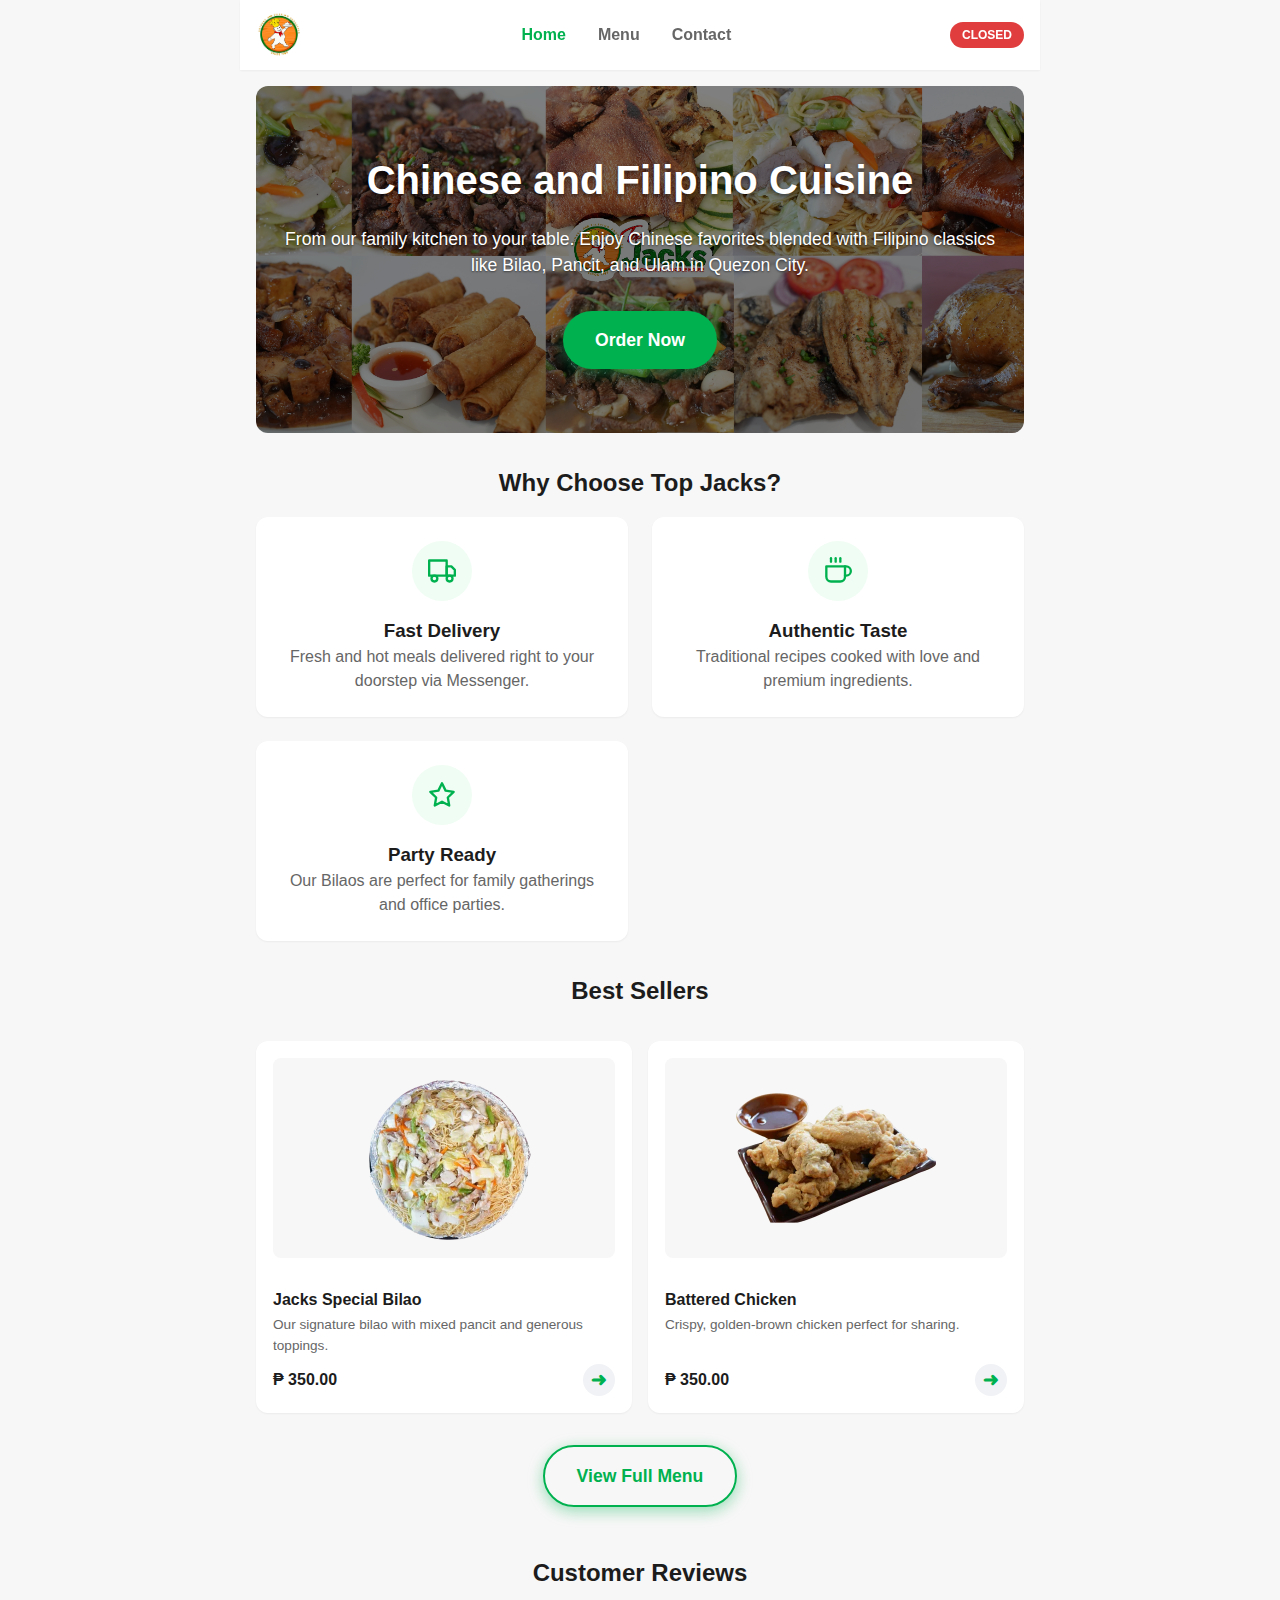
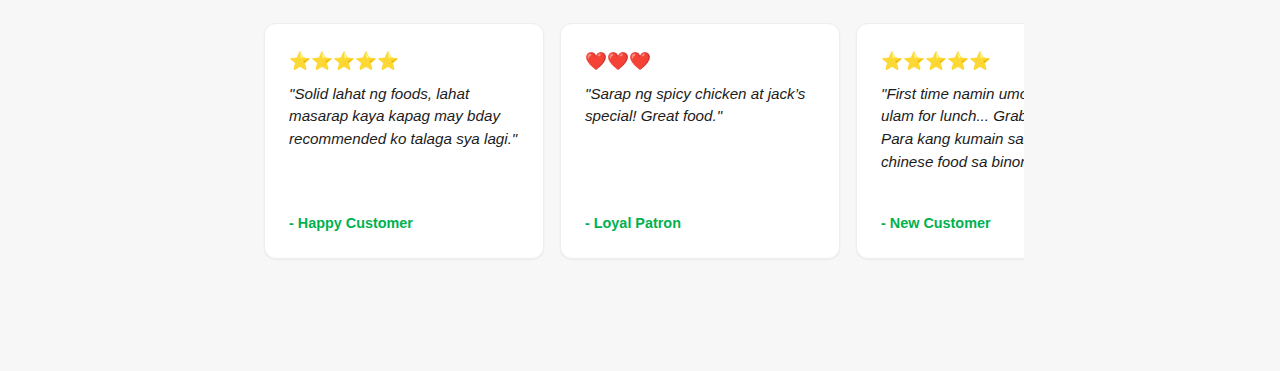
<file: index.html>
<!DOCTYPE html>
<html lang="en">
<head>
    <meta charset="UTF-8">
    <meta name="viewport" content="width=device-width, initial-scale=1.0, maximum-scale=1.0, user-scalable=no">
    <title>Top Jacks - Home</title>
    <link rel="icon" type="image/x-icon" href="favicon.ico">
    <link rel="stylesheet" href="style.css">
    <style>
        .home-hero {
            text-align: center;
            padding: 4rem 1rem;
            background: linear-gradient(rgba(0,0,0,0.5), rgba(0,0,0,0.5)), url('img/banner.webp');
            background-size: cover;
            background-position: center;
            color: white;
            border-radius: var(--radius);
            margin-bottom: 2rem;
        }
        .home-hero h1 {
            font-size: 2.5rem;
            margin-bottom: 1rem;
            text-shadow: 0 2px 4px rgba(0,0,0,0.5);
        }
        .home-hero p {
            font-size: 1.1rem;
            margin-bottom: 2rem;
            text-shadow: 0 1px 2px rgba(0,0,0,0.5);
        }
        .cta-btn {
            display: inline-block;
            background-color: var(--primary-green);
            color: white;
            padding: 1rem 2rem;
            border-radius: 50px;
            text-decoration: none;
            font-weight: 700;
            font-size: 1.1rem;
            box-shadow: 0 4px 15px rgba(0, 177, 79, 0.4);
            transition: transform 0.2s;
        }
        .cta-btn:hover {
            transform: scale(1.05);
        }
        .features-grid {
            display: grid;
            grid-template-columns: repeat(auto-fit, minmax(250px, 1fr));
            gap: 1.5rem;
            margin-bottom: 2rem;
        }
        .feature-card {
            background: white;
            padding: 1.5rem;
            border-radius: var(--radius);
            text-align: center;
            box-shadow: var(--shadow-sm);
        }
        .feature-icon {
            display: inline-flex;
            align-items: center;
            justify-content: center;
            width: 60px;
            height: 60px;
            background-color: #F0FDF4; /* Light Green Tint */
            border-radius: 50%;
            margin: 0 auto 1rem auto;
            color: var(--primary-green);
        }
        .feature-icon svg {
            width: 28px;
            height: 28px;
            stroke-width: 2px;
        }

        /* Reviews Slider Styles */
        .reviews-slider {
            display: flex;
            overflow-x: auto;
            gap: 1rem;
            padding: 1rem 0.5rem;
            -webkit-overflow-scrolling: touch;
            scrollbar-width: none; /* Firefox */
        }
        .reviews-slider::-webkit-scrollbar {
            display: none; /* Chrome/Safari */
        }
        .review-card {
            flex: 0 0 280px; /* Fixed width for slider cards */
            background: white;
            padding: 1.5rem;
            border-radius: var(--radius);
            box-shadow: var(--shadow-sm);
            border: 1px solid var(--border-color);
            display: flex;
            flex-direction: column;
            justify-content: center;
        }
        .stars {
            margin-bottom: 0.5rem;
            font-size: 1.1rem;
        }
        .review-text {
            font-style: italic;
            color: var(--text-color);
            font-size: 0.95rem;
            line-height: 1.5;
            margin-bottom: 1rem;
        }
        .reviewer {
            font-weight: 700;
            color: var(--primary-green);
            font-size: 0.9rem;
            margin-top: auto;
        }
    </style>
</head>
<body>

    <!-- Header -->
    <header class="main-header">
        <div class="logo">
            <img src="img/logo_noname.webp" alt="Top Jacks">
        </div>
        <button class="hamburger-btn" aria-label="Open Menu">
            <span></span>
            <span></span>
            <span></span>
        </button>
        <nav class="site-nav">
            <a href="index.html" class="nav-link active">Home</a>
            <a href="menu.html" class="nav-link">Menu</a>
            <a href="contact.html" class="nav-link">Contact</a>
        </nav>
        <div class="mobile-nav-overlay hidden">
            <button class="close-nav-btn">&times;</button>
            <nav class="mobile-nav-links">
                <a href="index.html" class="mobile-link active">Home</a>
                <a href="menu.html" class="mobile-link">Menu</a>
                <a href="contact.html" class="mobile-link">Contact</a>
            </nav>
        </div>
        <span id="store-status" class="badge">Checking...</span>
    </header>

    <main class="menu-container">
        <!-- Hero -->
        <section class="home-hero">
            <h1>Chinese and Filipino Cuisine</h1>
            <p>From our family kitchen to your table. Enjoy Chinese favorites blended with Filipino classics like Bilao, Pancit, and Ulam in Quezon City.</p>
            <a href="menu.html" class="cta-btn">Order Now</a>
        </section>

        <!-- Features -->
        <h2 style="margin-bottom: 1rem; text-align: center;">Why Choose Top Jacks?</h2>
        <div class="features-grid">
            <div class="feature-card">
                <span class="feature-icon">
                    <svg xmlns="http://www.w3.org/2000/svg" width="32" height="32" viewBox="0 0 24 24" fill="none" stroke="currentColor" stroke-width="2" stroke-linecap="round" stroke-linejoin="round" style="color: var(--primary-green);"><rect x="1" y="3" width="15" height="13"></rect><polygon points="16 8 20 8 23 11 23 16 16 16 16 8"></polygon><circle cx="5.5" cy="18.5" r="2.5"></circle><circle cx="18.5" cy="18.5" r="2.5"></circle></svg>
                </span>
                <h3>Fast Delivery</h3>
                <p style="color:var(--text-muted)">Fresh and hot meals delivered right to your doorstep via Messenger.</p>
            </div>
            <div class="feature-card">
                <span class="feature-icon">
                    <svg xmlns="http://www.w3.org/2000/svg" width="32" height="32" viewBox="0 0 24 24" fill="none" stroke="currentColor" stroke-width="2" stroke-linecap="round" stroke-linejoin="round" style="color: var(--primary-green);"><path d="M18 8h1a4 4 0 0 1 0 8h-1"></path><path d="M2 8h16v9a4 4 0 0 1-4 4H6a4 4 0 0 1-4-4V8z"></path><line x1="6" y1="1" x2="6" y2="4"></line><line x1="10" y1="1" x2="10" y2="4"></line><line x1="14" y1="1" x2="14" y2="4"></line></svg>
                </span>
                <h3>Authentic Taste</h3>
                <p style="color:var(--text-muted)">Traditional recipes cooked with love and premium ingredients.</p>
            </div>
            <div class="feature-card">
                <span class="feature-icon">
                    <svg xmlns="http://www.w3.org/2000/svg" width="32" height="32" viewBox="0 0 24 24" fill="none" stroke="currentColor" stroke-width="2" stroke-linecap="round" stroke-linejoin="round" style="color: var(--primary-green);"><polygon points="12 2 15.09 8.26 22 9.27 17 14.14 18.18 21.02 12 17.77 5.82 21.02 7 14.14 2 9.27 8.91 8.26 12 2"></polygon></svg>
                </span>
                <h3>Party Ready</h3>
                <p style="color:var(--text-muted)">Our Bilaos are perfect for family gatherings and office parties.</p>
            </div>
        </div>

        <!-- Featured Items Preview -->
        <h2 style="margin-bottom: 1rem; text-align: center;">Best Sellers</h2>
        <div class="menu-grid">
            <!-- Static Preview Items -->
            <div class="menu-item">
                <img src="img/menu/bilao/jacks-special-bilao.webp" alt="Jacks Special Bilao">
                <div class="item-content">
                    <div>
                        <h4 class="item-name">Jacks Special Bilao</h4>
                        <p class="item-desc">Our signature bilao with mixed pancit and generous toppings.</p>
                    </div>
                    <div class="item-footer">
                        <div class="item-price">₱ 350.00</div>
                        <a href="menu.html" class="add-btn" style="text-decoration:none;">➜</a>
                    </div>
                </div>
            </div>
            <div class="menu-item">
                <img src="img/menu/chicken/battered-chicken.webp" alt="Battered Chicken">
                <div class="item-content">
                    <div>
                        <h4 class="item-name">Battered Chicken</h4>
                        <p class="item-desc">Crispy, golden-brown chicken perfect for sharing.</p>
                    </div>
                    <div class="item-footer">
                        <div class="item-price">₱ 350.00</div>
                        <a href="menu.html" class="add-btn" style="text-decoration:none;">➜</a>
                    </div>
                </div>
            </div>
        </div>
        
        <div style="text-align: center; margin-top: 2rem;">
            <a href="menu.html" class="cta-btn" style="background-color: transparent; color: var(--primary-green); border: 2px solid var(--primary-green);">View Full Menu</a>
        </div>

        <!-- Reviews Section -->
        <h2 style="margin-top: 3rem; margin-bottom: 1rem; text-align: center;">Customer Reviews</h2>
        <div class="reviews-slider">
            <div class="review-card">
                <div class="stars">⭐⭐⭐⭐⭐</div>
                <p class="review-text">"Solid lahat ng foods, lahat masarap kaya kapag may bday recommended ko talaga sya lagi."</p>
                <div class="reviewer">- Happy Customer</div>
            </div>
            <div class="review-card">
                <div class="stars">❤️❤️❤️</div>
                <p class="review-text">"Sarap ng spicy chicken at jack’s special! Great food."</p>
                <div class="reviewer">- Loyal Patron</div>
            </div>
            <div class="review-card">
                <div class="stars">⭐⭐⭐⭐⭐</div>
                <p class="review-text">"First time namin umorder nang ulam for lunch... Grabe ansarap!! Para kang kumain sa aunthentic chinese food sa binondo."</p>
                <div class="reviewer">- New Customer</div>
            </div>
            <div class="review-card">
                <div class="stars">😍</div>
                <p class="review-text">"Basta Top Jacks masarap kaya order na..."</p>
                <div class="reviewer">- Fan</div>
            </div>
            <div class="review-card">
                <div class="stars">🌶️🌶️🌶️</div>
                <p class="review-text">"Tikman ang kanilang Spicy Chicken, traydor ang anghang nito!! Mapaparami ang kain mo, di mo namamalayang UMUUSOK ka na!!!"</p>
                <div class="reviewer">- Spicy Lover</div>
            </div>
            <div class="review-card">
                <div class="stars">⭐⭐⭐⭐⭐</div>
                <p class="review-text">"The best chicken ever! Pwedeng araw arawin!!! Hindi mo siya pwedeng itapat sa manok ng iba."</p>
                <div class="reviewer">- Chicken Fanatic</div>
            </div>
        </div>

    </main>

    <!-- Floating Cart Pill (Grab style) -->
    <div id="cart-btn" class="cart-floating-btn hidden">
        <div class="cart-info">
            <span>🛒</span>
            <span id="cart-count">0 items</span>
        </div>
        <div class="cart-total-preview" id="cart-total-preview">₱ 0.00</div>
    </div>

    <!-- Cart Modal -->
    <div id="cart-modal" class="modal hidden">
        <div class="modal-content">
            <div class="modal-header">
                <h2>Your Order</h2>
                <button id="close-modal" class="close-btn">&times;</button>
            </div>
            <div id="cart-items" class="cart-items-list">
                <!-- Cart items -->
            </div>

            <!-- Customer Details Inputs -->
            <div class="customer-details">
                <div class="input-group">
                    <label for="customer-name">Name</label>
                    <input type="text" id="customer-name" placeholder="Enter your name" class="form-input">
                </div>
                <div class="input-group">
                    <label for="customer-contact">Cellphone #</label>
                    <input type="tel" id="customer-contact" placeholder="Enter your contact number" class="form-input">
                </div>
                <div class="input-group">
                    <label for="customer-datetime">Date & Time of PickUp/Delivery</label>
                    <input type="datetime-local" id="customer-datetime" class="form-input">
                </div>
                
                <!-- Order Type Selection -->
                <div class="input-group">
                    <label>Order Type</label>
                    <div class="option-grid" style="display: grid; grid-template-columns: repeat(3, 1fr); gap: 0.5rem; margin-top: 0.5rem;">
                        <label class="option-card" style="cursor: pointer;">
                            <input type="radio" name="order-type" value="pickup" style="display: none;">
                            <div class="option-content" style="border: 2px solid #E5E7EB; border-radius: 8px; padding: 0.75rem; text-align: center; transition: all 0.2s;">
                                <img src="img/delivery/pickup-icon.svg" alt="Pick-up" style="height: 30px; margin-bottom: 0.25rem;">
                                <div style="font-size: 0.85rem; font-weight: 500;">Pick-up</div>
                            </div>
                        </label>
                        <label class="option-card" style="cursor: pointer;">
                            <input type="radio" name="order-type" value="grab" style="display: none;">
                            <div class="option-content" style="border: 2px solid #E5E7EB; border-radius: 8px; padding: 0.75rem; text-align: center; transition: all 0.2s;">
                                <img src="img/delivery/grab-logo.svg" alt="Grab" style="height: 30px; margin-bottom: 0.25rem;">
                                <div style="font-size: 0.85rem; font-weight: 500;">Grab</div>
                            </div>
                        </label>
                        <label class="option-card" style="cursor: pointer;">
                            <input type="radio" name="order-type" value="lalamove" style="display: none;">
                            <div class="option-content" style="border: 2px solid #E5E7EB; border-radius: 8px; padding: 0.75rem; text-align: center; transition: all 0.2s;">
                                <img src="img/delivery/lalamove-logo.svg" alt="Lalamove" style="height: 30px; margin-bottom: 0.25rem;">
                                <div style="font-size: 0.85rem; font-weight: 500;">Lalamove</div>
                            </div>
                        </label>
                    </div>
                </div>
                
                <div class="input-group" id="address-group">
                    <label for="customer-address">Delivery Address/Landmark/Pin Location</label>
                    <textarea id="customer-address" placeholder="Enter delivery address, landmark, or pin location" class="form-input" rows="2"></textarea>
                </div>
                
                <!-- Payment Method Selection -->
                <div class="input-group" id="payment-method-group">
                    <label>Payment Method</label>
                    <div class="option-grid" id="payment-options" style="display: grid; grid-template-columns: repeat(2, 1fr); gap: 0.5rem; margin-top: 0.5rem;">
                        <label class="option-card payment-cash" style="cursor: pointer; display: none;">
                            <input type="radio" name="payment-method" value="cash" style="display: none;">
                            <div class="option-content" style="border: 2px solid #E5E7EB; border-radius: 8px; padding: 0.75rem; text-align: center; transition: all 0.2s;">
                                <div style="font-size: 1.5rem; margin-bottom: 0.25rem;">💵</div>
                                <div style="font-size: 0.85rem; font-weight: 500;">Cash</div>
                            </div>
                        </label>
                        <label class="option-card payment-gcash" style="cursor: pointer;">
                            <input type="radio" name="payment-method" value="gcash" style="display: none;">
                            <div class="option-content" style="border: 2px solid #E5E7EB; border-radius: 8px; padding: 0.75rem; text-align: center; transition: all 0.2s;">
                                <img src="img/payment/gcash-logo.svg" alt="GCash" style="height: 30px; margin-bottom: 0.25rem;">
                                <div style="font-size: 0.85rem; font-weight: 500;">GCash</div>
                            </div>
                        </label>
                        <label class="option-card payment-bank" style="cursor: pointer;">
                            <input type="radio" name="payment-method" value="bank" style="display: none;">
                            <div class="option-content" style="border: 2px solid #E5E7EB; border-radius: 8px; padding: 0.75rem; text-align: center; transition: all 0.2s;">
                                <img src="img/payment/bank-transfer.svg" alt="Bank Transfer" style="height: 30px; margin-bottom: 0.25rem;">
                                <div style="font-size: 0.85rem; font-weight: 500;">Bank Transfer</div>
                            </div>
                        </label>
                    </div>
                </div>
            </div>

            <div class="cart-footer">
                <div class="total-row">
                    <span>Total</span>
                    <span id="cart-total">₱ 0.00</span>
                </div>
                <button id="place-order-btn" class="btn-primary full-width messenger-btn">Order via Messenger</button>
                <p class="helper-text">This will open Facebook Messenger to send your order.</p>
            </div>
        </div>
    </div>

    <div id="toast" class="toast">Item added to cart</div>
    <script src="script.js"></script>
</body>
</html>
</file>
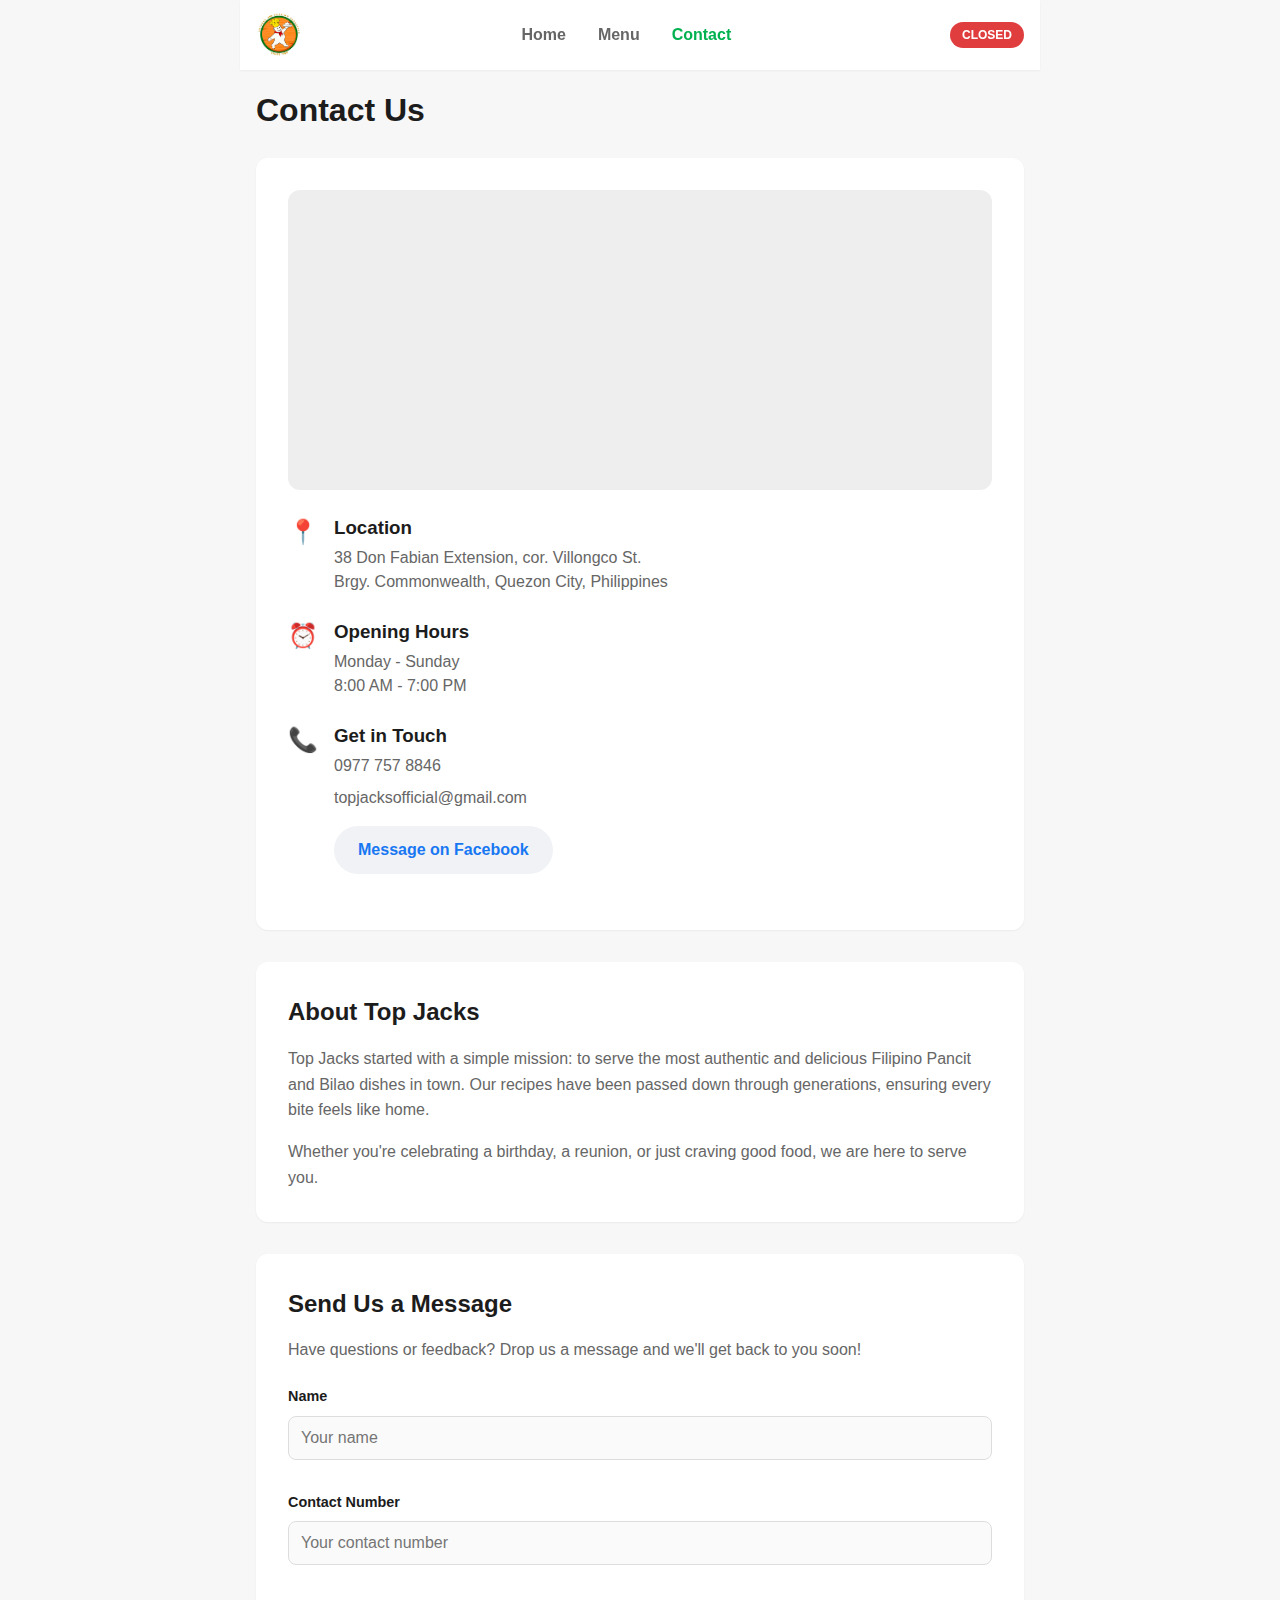
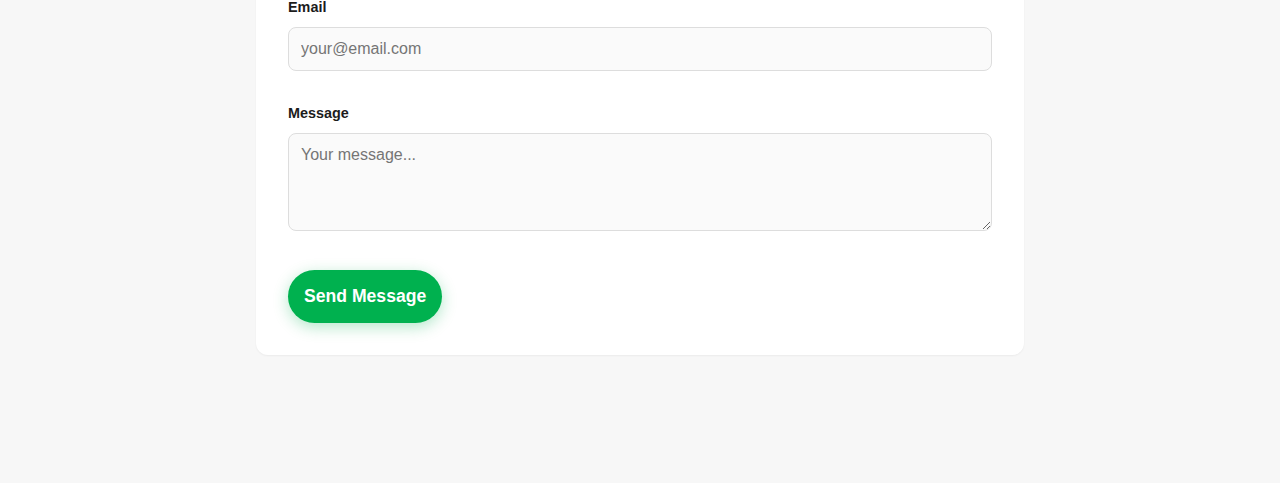
<file: contact.html>
<!DOCTYPE html>
<html lang="en">
<head>
    <meta charset="UTF-8">
    <meta name="viewport" content="width=device-width, initial-scale=1.0, maximum-scale=1.0, user-scalable=no">
    <title>Top Jacks - Contact Us</title>
    <link rel="icon" type="image/x-icon" href="favicon.ico">
    <link rel="stylesheet" href="style.css">
    <style>
        .contact-card {
            background: white;
            border-radius: var(--radius);
            padding: 2rem;
            margin-bottom: 2rem;
            box-shadow: var(--shadow-sm);
        }
        .map-container {
            width: 100%;
            height: 300px;
            background-color: #eee;
            border-radius: var(--radius);
            margin-bottom: 1.5rem;
            display: flex;
            align-items: center;
            justify-content: center;
            color: var(--text-muted);
        }
        .info-row {
            display: flex;
            align-items: flex-start;
            gap: 1rem;
            margin-bottom: 1.5rem;
        }
        .info-icon {
            font-size: 1.5rem;
            color: var(--primary-green);
        }
        .social-links {
            display: flex;
            gap: 1rem;
            margin-top: 1rem;
        }
        .social-btn {
            background: #F0F2F5;
            padding: 0.75rem 1.5rem;
            border-radius: 50px;
            text-decoration: none;
            color: var(--text-color);
            font-weight: 600;
            display: flex;
            align-items: center;
            gap: 0.5rem;
        }
        .social-btn.fb {
            color: #1877F2;
        }
    </style>
</head>
<body>

    <!-- Header -->
    <header class="main-header">
        <div class="logo">
            <img src="img/logo_noname.webp" alt="Top Jacks">
        </div>
        <button class="hamburger-btn" aria-label="Open Menu">
            <span></span>
            <span></span>
            <span></span>
        </button>
        <nav class="site-nav">
            <a href="index.html" class="nav-link">Home</a>
            <a href="menu.html" class="nav-link">Menu</a>
            <a href="contact.html" class="nav-link active">Contact</a>
        </nav>
        <div class="mobile-nav-overlay hidden">
            <button class="close-nav-btn">&times;</button>
            <nav class="mobile-nav-links">
                <a href="index.html" class="mobile-link">Home</a>
                <a href="menu.html" class="mobile-link">Menu</a>
                <a href="contact.html" class="mobile-link active">Contact</a>
            </nav>
        </div>
        <span id="store-status" class="badge">Checking...</span>
    </header>

    <main class="menu-container">
        <h1 style="margin-bottom: 1.5rem;">Contact Us</h1>

        <div class="contact-card">
            <!-- Placeholder Map -->
            <div class="map-container" style="margin-bottom: 1.5rem;">
                <iframe 
                    src="https://www.google.com/maps/embed?pb=!1m18!1m12!1m3!1d3859.2695428089446!2d121.07914647669226!3d14.69734324918822!2m3!1f0!2f0!3f0!3m2!1i1024!2i768!4f13.1!3m3!1m2!1s0x3397ba0cf5ade1fd%3A0x73ce8ea4012b92bf!2sTop%20Jacks%20Spicy%20Chicken%20%26%20Noodle%20House!5e0!3m2!1sen!2sph!4v1768152179202!5m2!1sen!2sph" 
                    width="100%" 
                    height="320" 
                    style="border:0; border-radius: 12px;" 
                    allowfullscreen="" 
                    loading="lazy" 
                    referrerpolicy="no-referrer-when-downgrade"
                    title="Top Jacks Google Map Location"
                ></iframe>
            </div>

            <div class="info-row">
                <span class="info-icon">📍</span>
                <div>
                    <h3 style="margin-bottom:0.25rem">Location</h3>
                    <p style="color:var(--text-muted)">
                        38 Don Fabian Extension, cor. Villongco St.<br>
                        Brgy. Commonwealth, Quezon City, Philippines
                    </p>
                </div>
            </div>

            <div class="info-row">
                <span class="info-icon">⏰</span>
                <div>
                    <h3 style="margin-bottom:0.25rem">Opening Hours</h3>
                    <p style="color:var(--text-muted)">
                        Monday - Sunday<br>
                        8:00 AM - 7:00 PM
                    </p>
                </div>
            </div>

            <div class="info-row">
                <span class="info-icon">📞</span>
                <div>
                    <h3 style="margin-bottom:0.25rem">Get in Touch</h3>
                    <p style="color:var(--text-muted)">0977 757 8846</p>
                    <p style="color:var(--text-muted); margin-top: 0.5rem;">topjacksofficial@gmail.com</p>
                    <div class="social-links">
                        <a href="https://www.facebook.com/messages/t/topjacksofficial" target="_blank" class="social-btn fb">
                            Message on Facebook
                        </a>
                    </div>
                </div>
            </div>
        </div>

        <div class="contact-card">
            <h2 style="margin-bottom:1rem">About Top Jacks</h2>
            <p style="color:var(--text-muted); line-height: 1.6; margin-bottom: 1rem;">
                Top Jacks started with a simple mission: to serve the most authentic and delicious Filipino Pancit and Bilao dishes in town. 
                Our recipes have been passed down through generations, ensuring every bite feels like home.
            </p>
            <p style="color:var(--text-muted); line-height: 1.6;">
                Whether you're celebrating a birthday, a reunion, or just craving good food, we are here to serve you.
            </p>
        </div>

        <div class="contact-card">
            <h2 style="margin-bottom:1rem">Send Us a Message</h2>
            <p style="color:var(--text-muted); margin-bottom: 1.5rem;">Have questions or feedback? Drop us a message and we'll get back to you soon!</p>
            
            <form id="contact-form" style="display: flex; flex-direction: column; gap: 1rem;">
                <div class="input-group">
                    <label for="contact-form-name">Name</label>
                    <input type="text" id="contact-form-name" placeholder="Your name" class="form-input" required>
                </div>
                <div class="input-group">
                    <label for="contact-form-contact">Contact Number</label>
                    <input type="tel" id="contact-form-contact" placeholder="Your contact number" class="form-input" required>
                </div>
                <div class="input-group">
                    <label for="contact-form-email">Email</label>
                    <input type="email" id="contact-form-email" placeholder="your@email.com" class="form-input" required>
                </div>
                <div class="input-group">
                    <label for="contact-form-message">Message</label>
                    <textarea id="contact-form-message" placeholder="Your message..." class="form-input" rows="4" required></textarea>
                </div>
                <button type="submit" class="btn-primary" style="align-self: flex-start;">Send Message</button>
            </form>
            
            <div id="contact-form-status" style="margin-top: 1rem; padding: 1rem; border-radius: 8px; display: none;"></div>
        </div>

    </main>

    <!-- Floating Cart Pill (Grab style) -->
    <div id="cart-btn" class="cart-floating-btn hidden">
        <div class="cart-info">
            <span>🛒</span>
            <span id="cart-count">0 items</span>
        </div>
        <div class="cart-total-preview" id="cart-total-preview">₱ 0.00</div>
    </div>

    <!-- Cart Modal -->
    <div id="cart-modal" class="modal hidden">
        <div class="modal-content">
            <div class="modal-header">
                <h2>Your Order</h2>
                <button id="close-modal" class="close-btn">&times;</button>
            </div>
            <div id="cart-items" class="cart-items-list">
                <!-- Cart items -->
            </div>

            <!-- Customer Details Inputs -->
            <div class="customer-details">
                <div class="input-group">
                    <label for="customer-name">Name</label>
                    <input type="text" id="customer-name" placeholder="Enter your name" class="form-input">
                </div>
                <div class="input-group">
                    <label for="customer-contact">Cellphone #</label>
                    <input type="tel" id="customer-contact" placeholder="Enter your contact number" class="form-input">
                </div>
                <div class="input-group">
                    <label for="customer-datetime">Date & Time of PickUp/Delivery</label>
                    <input type="datetime-local" id="customer-datetime" class="form-input">
                </div>
                
                <!-- Order Type Selection -->
                <div class="input-group">
                    <label>Order Type</label>
                    <div class="option-grid" style="display: grid; grid-template-columns: repeat(3, 1fr); gap: 0.5rem; margin-top: 0.5rem;">
                        <label class="option-card" style="cursor: pointer;">
                            <input type="radio" name="order-type" value="pickup" style="display: none;">
                            <div class="option-content" style="border: 2px solid #E5E7EB; border-radius: 8px; padding: 0.75rem; text-align: center; transition: all 0.2s;">
                                <img src="img/delivery/pickup-icon.svg" alt="Pick-up" style="height: 30px; margin-bottom: 0.25rem;">
                                <div style="font-size: 0.85rem; font-weight: 500;">Pick-up</div>
                            </div>
                        </label>
                        <label class="option-card" style="cursor: pointer;">
                            <input type="radio" name="order-type" value="grab" style="display: none;">
                            <div class="option-content" style="border: 2px solid #E5E7EB; border-radius: 8px; padding: 0.75rem; text-align: center; transition: all 0.2s;">
                                <img src="img/delivery/grab-logo.svg" alt="Grab" style="height: 30px; margin-bottom: 0.25rem;">
                                <div style="font-size: 0.85rem; font-weight: 500;">Grab</div>
                            </div>
                        </label>
                        <label class="option-card" style="cursor: pointer;">
                            <input type="radio" name="order-type" value="lalamove" style="display: none;">
                            <div class="option-content" style="border: 2px solid #E5E7EB; border-radius: 8px; padding: 0.75rem; text-align: center; transition: all 0.2s;">
                                <img src="img/delivery/lalamove-logo.svg" alt="Lalamove" style="height: 30px; margin-bottom: 0.25rem;">
                                <div style="font-size: 0.85rem; font-weight: 500;">Lalamove</div>
                            </div>
                        </label>
                    </div>
                </div>
                
                <div class="input-group" id="address-group">
                    <label for="customer-address">Delivery Address/Landmark/Pin Location</label>
                    <textarea id="customer-address" placeholder="Enter delivery address, landmark, or pin location" class="form-input" rows="2"></textarea>
                </div>
                
                <!-- Payment Method Selection -->
                <div class="input-group" id="payment-method-group">
                    <label>Payment Method</label>
                    <div class="option-grid" id="payment-options" style="display: grid; grid-template-columns: repeat(2, 1fr); gap: 0.5rem; margin-top: 0.5rem;">
                        <label class="option-card payment-cash" style="cursor: pointer; display: none;">
                            <input type="radio" name="payment-method" value="cash" style="display: none;">
                            <div class="option-content" style="border: 2px solid #E5E7EB; border-radius: 8px; padding: 0.75rem; text-align: center; transition: all 0.2s;">
                                <div style="font-size: 1.5rem; margin-bottom: 0.25rem;">💵</div>
                                <div style="font-size: 0.85rem; font-weight: 500;">Cash</div>
                            </div>
                        </label>
                        <label class="option-card payment-gcash" style="cursor: pointer;">
                            <input type="radio" name="payment-method" value="gcash" style="display: none;">
                            <div class="option-content" style="border: 2px solid #E5E7EB; border-radius: 8px; padding: 0.75rem; text-align: center; transition: all 0.2s;">
                                <img src="img/payment/gcash-logo.svg" alt="GCash" style="height: 30px; margin-bottom: 0.25rem;">
                                <div style="font-size: 0.85rem; font-weight: 500;">GCash</div>
                            </div>
                        </label>
                        <label class="option-card payment-bank" style="cursor: pointer;">
                            <input type="radio" name="payment-method" value="bank" style="display: none;">
                            <div class="option-content" style="border: 2px solid #E5E7EB; border-radius: 8px; padding: 0.75rem; text-align: center; transition: all 0.2s;">
                                <img src="img/payment/bank-transfer.svg" alt="Bank Transfer" style="height: 30px; margin-bottom: 0.25rem;">
                                <div style="font-size: 0.85rem; font-weight: 500;">Bank Transfer</div>
                            </div>
                        </label>
                    </div>
                </div>
            </div>

            <div class="cart-footer">
                <div class="total-row">
                    <span>Total</span>
                    <span id="cart-total">₱ 0.00</span>
                </div>
                <button id="place-order-btn" class="btn-primary full-width messenger-btn">Order via Messenger</button>
                <p class="helper-text">This will open Facebook Messenger to send your order.</p>
            </div>
        </div>
    </div>

    <div id="toast" class="toast">Item added to cart</div>
    <script src="script.js"></script>
</body>
</html>
</file>
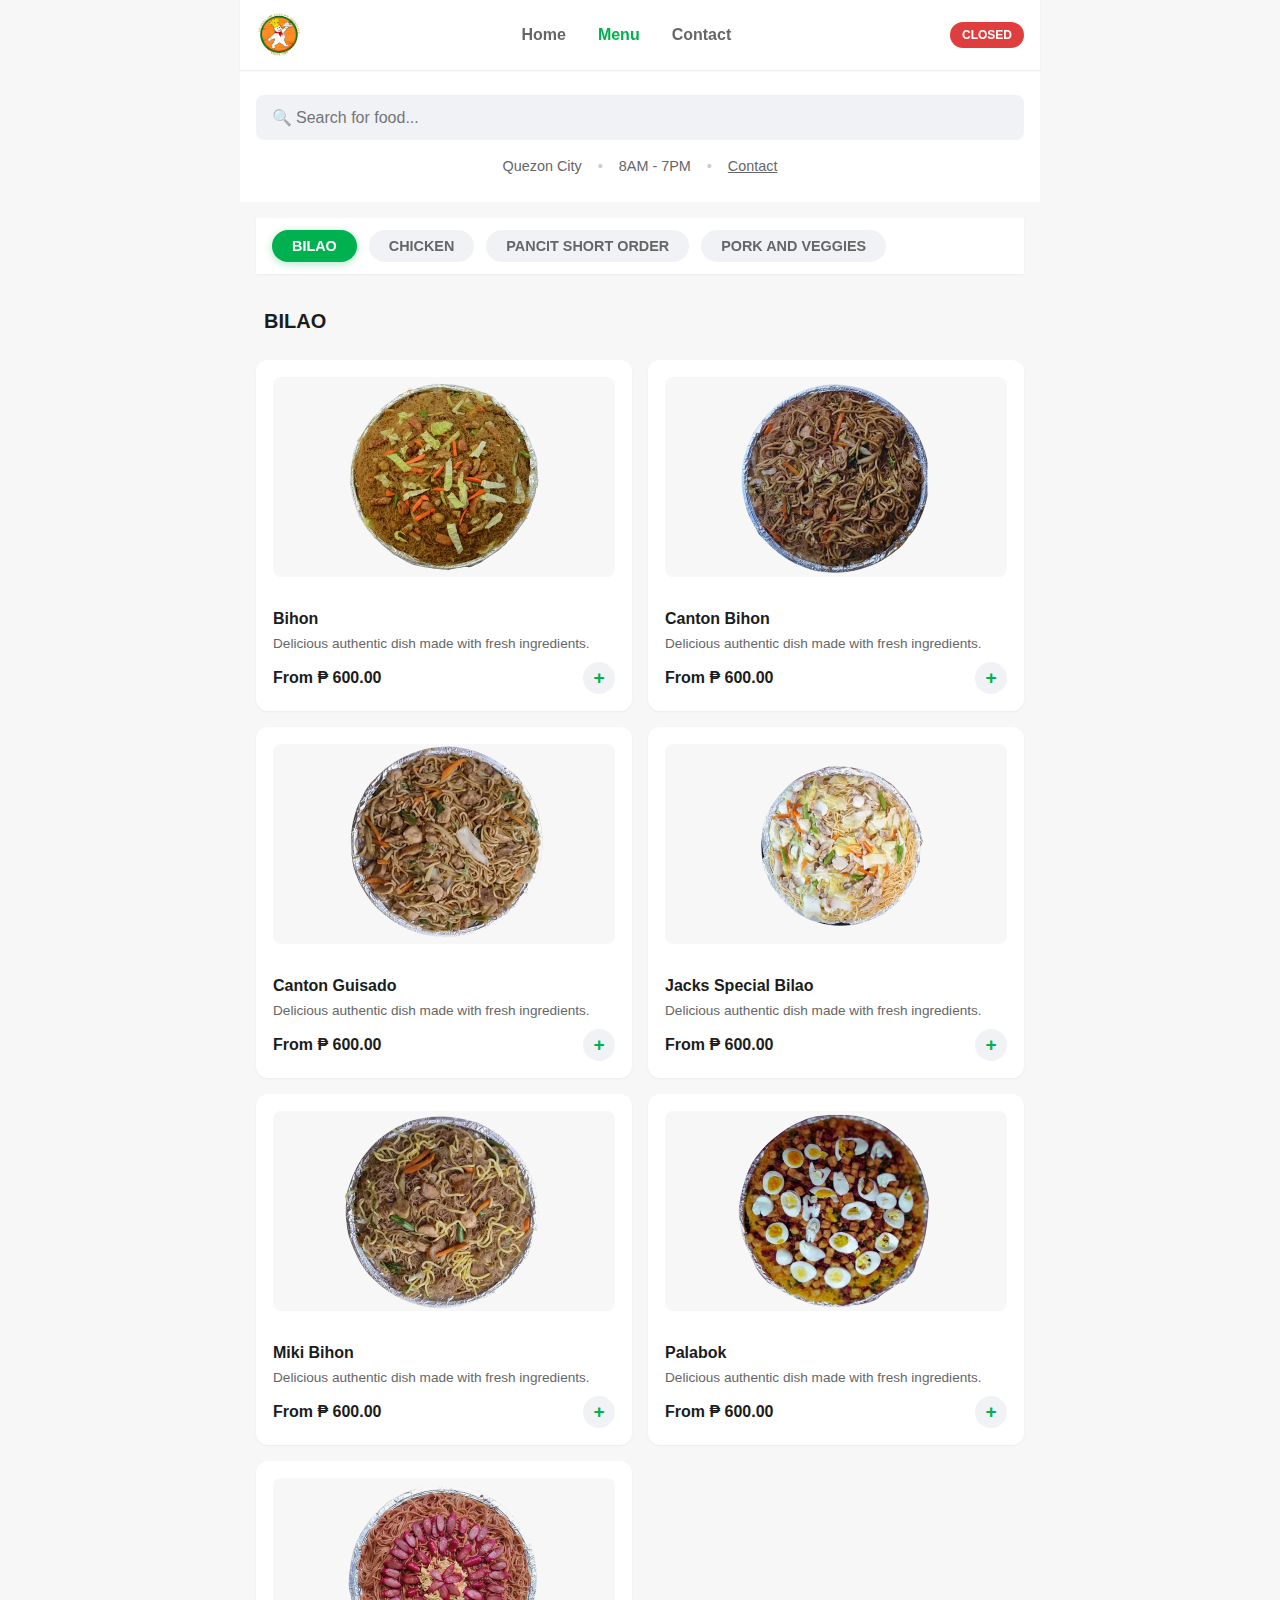
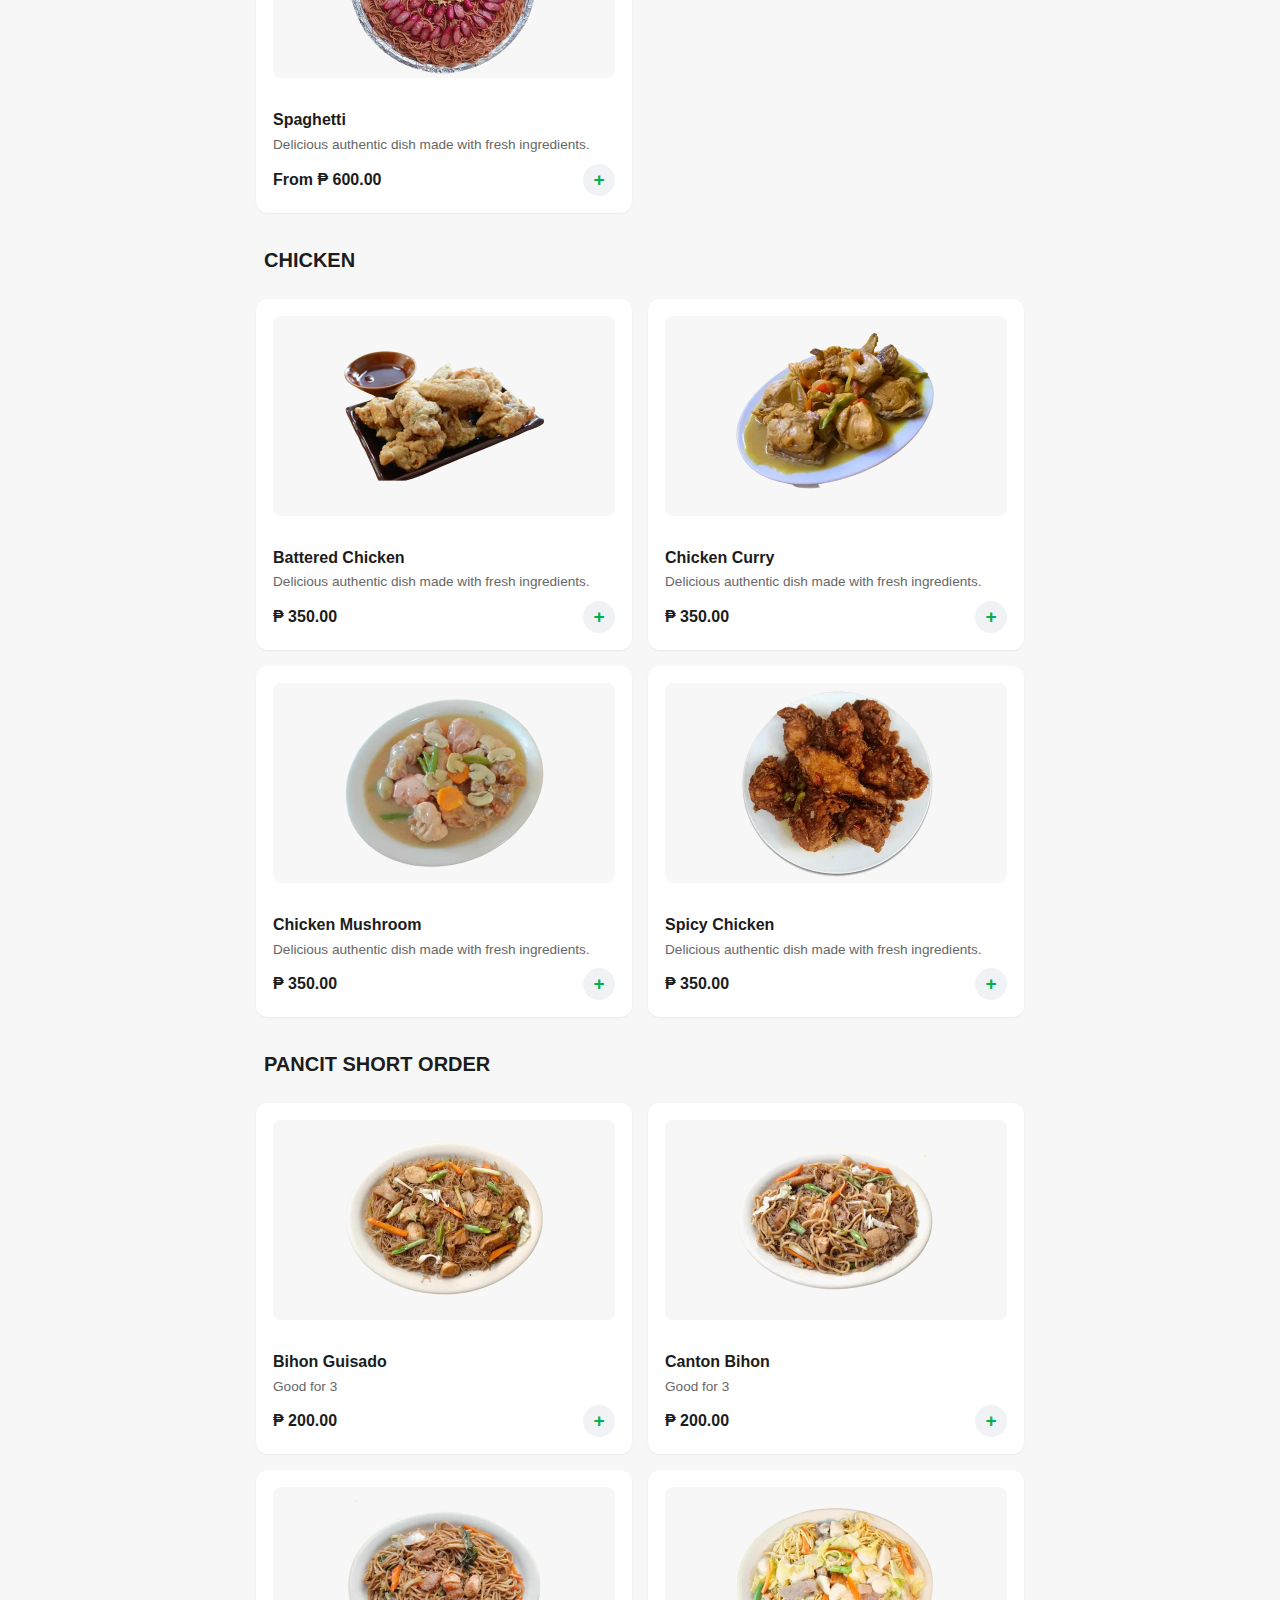
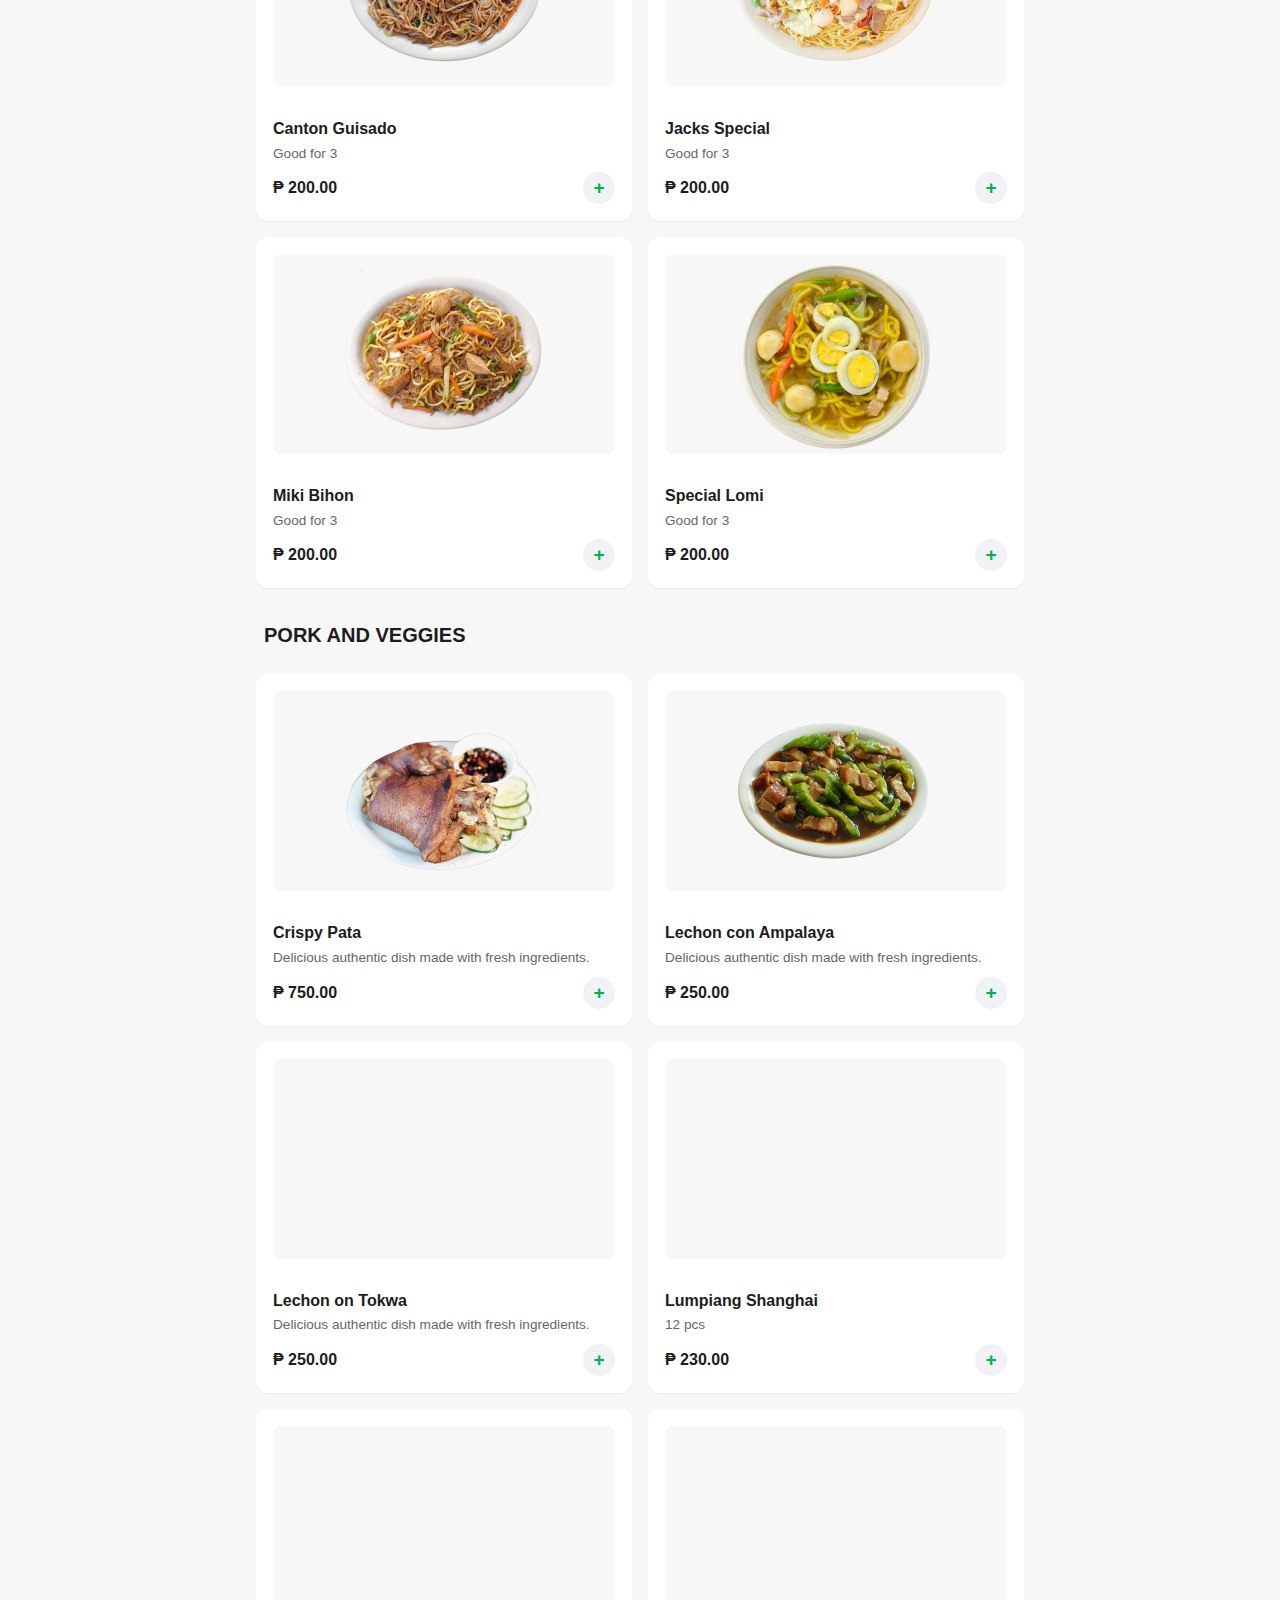
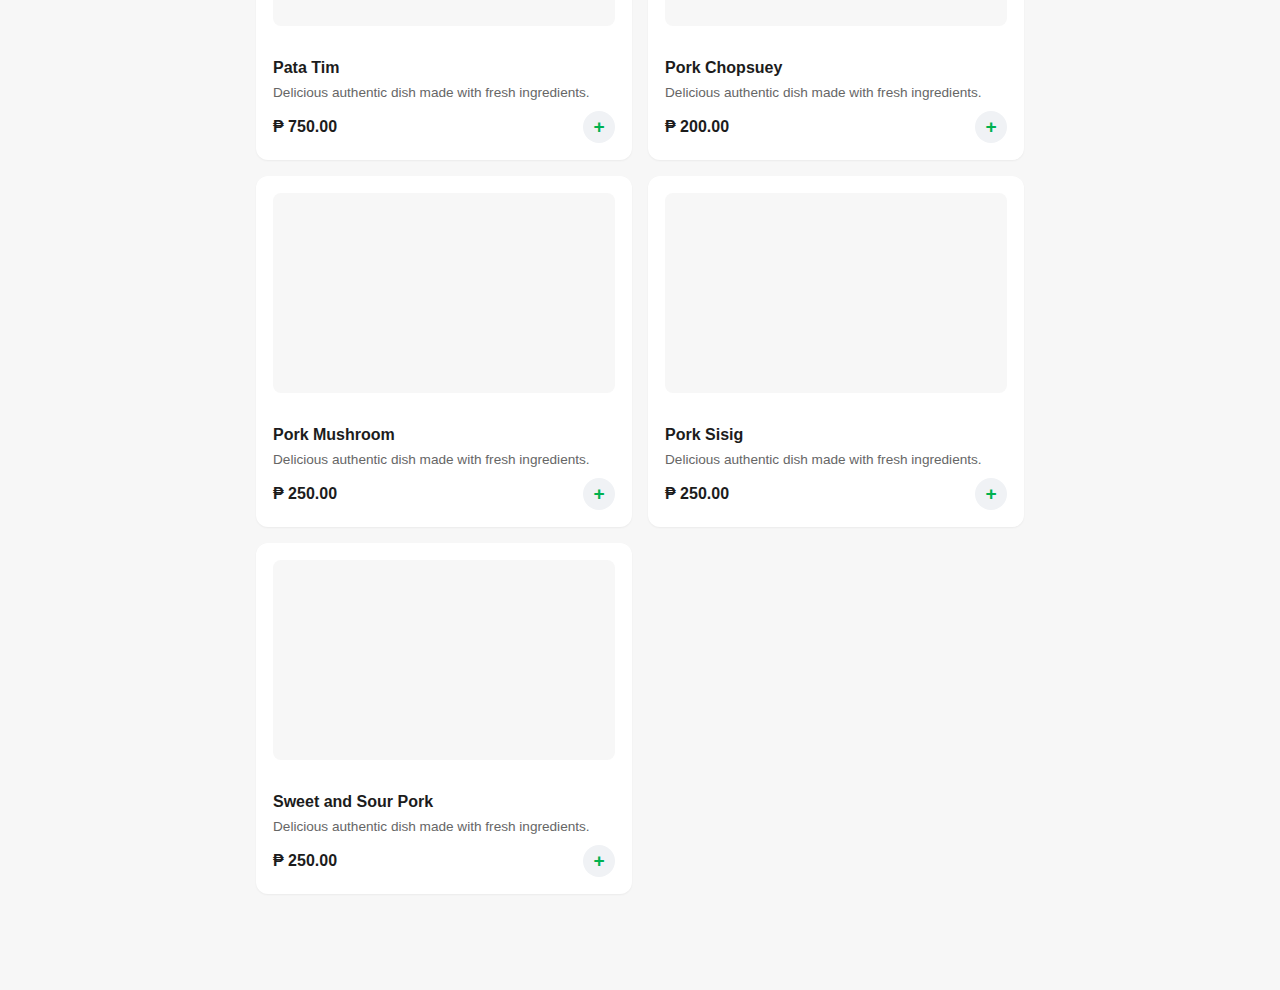
<file: menu.html>
<!DOCTYPE html>
<html lang="en">
<head>
    <meta charset="UTF-8">
    <meta name="viewport" content="width=device-width, initial-scale=1.0, maximum-scale=1.0, user-scalable=no">
    <title>Top Jacks - Menu</title>
    <link rel="icon" type="image/x-icon" href="favicon.ico">
    <link rel="stylesheet" href="style.css">
</head>
<body>

    <!-- Header -->
    <header class="main-header">
        <div class="logo">
            <img src="img/logo_noname.webp" alt="Top Jacks">
        </div>
        <button class="hamburger-btn" aria-label="Open Menu">
            <span></span>
            <span></span>
            <span></span>
        </button>
        <nav class="site-nav">
            <a href="index.html" class="nav-link">Home</a>
            <a href="menu.html" class="nav-link active">Menu</a>
            <a href="contact.html" class="nav-link">Contact</a>
        </nav>
        <div class="mobile-nav-overlay hidden">
            <button class="close-nav-btn">&times;</button>
            <nav class="mobile-nav-links">
                <a href="index.html" class="mobile-link">Home</a>
                <a href="menu.html" class="mobile-link active">Menu</a>
                <a href="contact.html" class="mobile-link">Contact</a>
            </nav>
        </div>
        <span id="store-status" class="badge">Checking...</span>
    </header>

    <!-- Hero / Info -->
    <section class="hero-section">
        <div class="search-container">
            <span class="search-icon">🔍</span>
            <input type="text" id="search-input" placeholder="Search for food..." class="search-input">
        </div>
        <div class="store-details">
            <span>Quezon City</span>
            <span class="dot-separator">•</span>
            <span>8AM - 7PM</span>
            <span class="dot-separator">•</span>
            <a href="contact.html" class="contact-link" style="color:inherit; text-decoration: underline;">Contact</a>
        </div>
    </section>

    <!-- Menu Section -->
    <main class="menu-container">
        <!-- Sticky Category Nav -->
        <nav class="category-nav" id="category-nav">
            <ul id="category-list">
                <!-- Categories injected by JS -->
            </ul>
        </nav>

        <!-- Menu Grid -->
        <div id="menu-grid" class="menu-grid">
            <!-- Menu Items injected by JS -->
        </div>
    </main>

    <!-- Floating Cart Pill (Grab style) -->
    <div id="cart-btn" class="cart-floating-btn hidden">
        <div class="cart-info">
            <span>🛒</span>
            <span id="cart-count">0 items</span>
        </div>
        <div class="cart-total-preview" id="cart-total-preview">₱ 0.00</div>
    </div>

    <!-- Cart Modal -->
    <div id="cart-modal" class="modal hidden">
        <div class="modal-content">
            <div class="modal-header">
                <h2>Your Order</h2>
                <button id="close-modal" class="close-btn">&times;</button>
            </div>
            <div id="cart-items" class="cart-items-list">
                <!-- Cart items -->
            </div>

            <!-- Customer Details Inputs -->
            <div class="customer-details">
                <div class="input-group">
                    <label for="customer-name">Name</label>
                    <input type="text" id="customer-name" placeholder="Enter your name" class="form-input">
                </div>
                <div class="input-group">
                    <label for="customer-contact">Cellphone #</label>
                    <input type="tel" id="customer-contact" placeholder="Enter your contact number" class="form-input">
                </div>
                <div class="input-group">
                    <label for="customer-datetime">Date & Time of PickUp/Delivery</label>
                    <input type="datetime-local" id="customer-datetime" class="form-input">
                </div>
                
                <!-- Order Type Selection -->
                <div class="input-group">
                    <label>Order Type</label>
                    <div class="option-grid" style="display: grid; grid-template-columns: repeat(3, 1fr); gap: 0.5rem; margin-top: 0.5rem;">
                        <label class="option-card" style="cursor: pointer;">
                            <input type="radio" name="order-type" value="pickup" style="display: none;">
                            <div class="option-content" style="border: 2px solid #E5E7EB; border-radius: 8px; padding: 0.75rem; text-align: center; transition: all 0.2s;">
                                <img src="img/delivery/pickup-icon.svg" alt="Pick-up" style="height: 30px; margin-bottom: 0.25rem;">
                                <div style="font-size: 0.85rem; font-weight: 500;">Pick-up</div>
                            </div>
                        </label>
                        <label class="option-card" style="cursor: pointer;">
                            <input type="radio" name="order-type" value="grab" style="display: none;">
                            <div class="option-content" style="border: 2px solid #E5E7EB; border-radius: 8px; padding: 0.75rem; text-align: center; transition: all 0.2s;">
                                <img src="img/delivery/grab-logo.svg" alt="Grab" style="height: 30px; margin-bottom: 0.25rem;">
                                <div style="font-size: 0.85rem; font-weight: 500;">Grab</div>
                            </div>
                        </label>
                        <label class="option-card" style="cursor: pointer;">
                            <input type="radio" name="order-type" value="lalamove" style="display: none;">
                            <div class="option-content" style="border: 2px solid #E5E7EB; border-radius: 8px; padding: 0.75rem; text-align: center; transition: all 0.2s;">
                                <img src="img/delivery/lalamove-logo.svg" alt="Lalamove" style="height: 30px; margin-bottom: 0.25rem;">
                                <div style="font-size: 0.85rem; font-weight: 500;">Lalamove</div>
                            </div>
                        </label>
                    </div>
                </div>
                
                <div class="input-group" id="address-group">
                    <label for="customer-address">Delivery Address/Landmark/Pin Location</label>
                    <textarea id="customer-address" placeholder="Enter delivery address, landmark, or pin location" class="form-input" rows="2"></textarea>
                </div>
                
                <!-- Payment Method Selection -->
                <div class="input-group" id="payment-method-group">
                    <label>Payment Method</label>
                    <div class="option-grid" id="payment-options" style="display: grid; grid-template-columns: repeat(2, 1fr); gap: 0.5rem; margin-top: 0.5rem;">
                        <label class="option-card payment-cash" style="cursor: pointer; display: none;">
                            <input type="radio" name="payment-method" value="cash" style="display: none;">
                            <div class="option-content" style="border: 2px solid #E5E7EB; border-radius: 8px; padding: 0.75rem; text-align: center; transition: all 0.2s;">
                                <div style="font-size: 1.5rem; margin-bottom: 0.25rem;">💵</div>
                                <div style="font-size: 0.85rem; font-weight: 500;">Cash</div>
                            </div>
                        </label>
                        <label class="option-card payment-gcash" style="cursor: pointer;">
                            <input type="radio" name="payment-method" value="gcash" style="display: none;">
                            <div class="option-content" style="border: 2px solid #E5E7EB; border-radius: 8px; padding: 0.75rem; text-align: center; transition: all 0.2s;">
                                <img src="img/payment/gcash-logo.svg" alt="GCash" style="height: 30px; margin-bottom: 0.25rem;">
                                <div style="font-size: 0.85rem; font-weight: 500;">GCash</div>
                            </div>
                        </label>
                        <label class="option-card payment-bank" style="cursor: pointer;">
                            <input type="radio" name="payment-method" value="bank" style="display: none;">
                            <div class="option-content" style="border: 2px solid #E5E7EB; border-radius: 8px; padding: 0.75rem; text-align: center; transition: all 0.2s;">
                                <img src="img/payment/bank-transfer.svg" alt="Bank Transfer" style="height: 30px; margin-bottom: 0.25rem;">
                                <div style="font-size: 0.85rem; font-weight: 500;">Bank Transfer</div>
                            </div>
                        </label>
                    </div>
                </div>
            </div>

            <div class="cart-footer">
                <div class="total-row">
                    <span>Total</span>
                    <span id="cart-total">₱ 0.00</span>
                </div>
                <button id="place-order-btn" class="btn-primary full-width messenger-btn">Order via Messenger</button>
                <p class="helper-text">This will open Facebook Messenger to send your order.</p>
            </div>
        </div>
    </div>

    <!-- Toast Notification -->
    <div id="toast" class="toast">Item added to cart</div>

    <script src="script.js"></script>
</body>
</html>
</file>
<file: style.css>
:root {
    --bg-color: #F7F7F7; /* Light Gray Background (App-like) */
    --card-bg: #FFFFFF;
    --text-color: #1C1C1C; /* Darker, sharper text */
    --text-muted: #666666;
    --primary-green: #00B14F; /* Vibrant "Grab-like" Green */
    --hover-green: #009E46;
    --status-open: #00B14F;
    --status-closed: #E03E3E;
    --border-color: #EEEEEE;
    --shadow-sm: 0 1px 2px rgba(0,0,0,0.05);
    --shadow-md: 0 4px 12px rgba(0,0,0,0.08);
    --font-base: 16px; /* Slightly refined base size */
    --radius: 12px; /* Softer corners */
    --header-height: 70px;
}

* {
    box-sizing: border-box;
    margin: 0;
    padding: 0;
    -webkit-tap-highlight-color: transparent;
}

body {
    background-color: var(--bg-color);
    color: var(--text-color);
    font-family: 'Helvetica Neue', Helvetica, Arial, sans-serif;
    font-size: var(--font-base);
    line-height: 1.5;
    padding-bottom: 80px; /* Space for floating cart */
}

/* Layout Containers */
.main-header, .hero-section, .menu-container {
    padding: 1rem;
    max-width: 800px; /* Mobile-focused max-width */
    margin: 0 auto;
}

/* Header */
.main-header {
    background: var(--card-bg);
    display: flex;
    justify-content: space-between;
    align-items: center;
    position: sticky;
    top: 0;
    z-index: 1000;
    box-shadow: var(--shadow-sm);
    height: var(--header-height);
}

@media (max-width: 767px) {
    .logo {
        flex-shrink: 0;
    }
    
    .hamburger-btn {
        order: 10;
        flex-shrink: 0;
    }
    
    #store-status {
        margin-left: auto;
        margin-right: 1rem;
    }
}

.hamburger-btn {
    display: flex;
    flex-direction: column;
    gap: 5px;
    background: none;
    border: none;
    cursor: pointer;
    padding: 0.5rem;
}

.hamburger-btn span {
    display: block;
    width: 25px;
    height: 3px;
    background-color: var(--text-color);
    border-radius: 3px;
}

.site-nav {
    display: none; /* Hidden on mobile */
}

@media (min-width: 768px) {
    .hamburger-btn {
        display: none; /* Hide hamburger on desktop */
    }
    
    .site-nav {
        display: flex;
        gap: 2rem;
    }
}

/* Mobile Nav Overlay */
.mobile-nav-overlay {
    position: fixed;
    top: 0;
    right: 0;
    width: 250px;
    height: 100%;
    background-color: white;
    box-shadow: -2px 0 10px rgba(0,0,0,0.1);
    z-index: 2000;
    transform: translateX(100%);
    transition: transform 0.3s ease-in-out;
    display: flex;
    flex-direction: column;
    padding: 2rem 1.5rem;
}

.mobile-nav-overlay.visible {
    transform: translateX(0);
}

.close-nav-btn {
    align-self: flex-end;
    background: none;
    border: none;
    font-size: 2rem;
    cursor: pointer;
    margin-bottom: 2rem;
    color: var(--text-muted);
}

.mobile-nav-links {
    display: flex;
    flex-direction: column;
    gap: 1.5rem;
}

.mobile-link {
    text-decoration: none;
    color: var(--text-color);
    font-size: 1.25rem;
    font-weight: 600;
}

.mobile-link:hover {
    color: var(--primary-green);
}

.nav-link {
    text-decoration: none;
    color: var(--text-muted);
    font-weight: 600;
    font-size: 1rem;
    transition: color 0.2s;
}

.nav-link:hover, .nav-link.active {
    color: var(--primary-green);
}

.logo {
    display: flex;
    align-items: center;
    height: 48px;
}

.logo img {
    height: 48px;
    width: auto;
    display: block;
}

.badge {
    padding: 0.25rem 0.75rem;
    border-radius: 50px;
    color: white;
    font-size: 0.75rem;
    font-weight: 700;
    text-transform: uppercase;
}

.badge.open { background-color: var(--status-open); }
.badge.closed { background-color: var(--status-closed); }

/* Hero / Info */
.hero-section {
    background: var(--card-bg);
    margin-top: 1px; /* Separation from header */
    padding-top: 1.5rem;
    padding-bottom: 1.5rem;
}

.search-container {
    position: relative;
    margin-bottom: 1rem;
}

.search-input {
    width: 100%;
    padding: 0.85rem 1rem 0.85rem 2.5rem; /* Space for icon */
    font-size: 1rem;
    border: none;
    border-radius: 8px;
    background-color: #F0F2F5;
    color: var(--text-color);
    outline: none;
}

.search-icon {
    position: absolute;
    left: 1rem;
    top: 50%;
    transform: translateY(-50%);
    opacity: 0.5;
}

.store-details {
    display: flex;
    gap: 1rem;
    font-size: 0.9rem;
    color: var(--text-muted);
    justify-content: center;
}

.dot-separator {
    color: #CCC;
}

/* Category Nav (Sticky below header) */
.category-nav {
    position: sticky;
    top: var(--header-height);
    background-color: var(--bg-color); /* Match body bg to look transparent/integrated or white */
    background: var(--card-bg); /* Stick with white for clean separation */
    z-index: 900;
    padding: 0.75rem 0;
    overflow-x: auto;
    white-space: nowrap;
    -webkit-overflow-scrolling: touch;
    box-shadow: 0 1px 2px rgba(0,0,0,0.05);
}

#category-list {
    display: inline-flex;
    list-style: none;
    padding: 0 1rem;
    gap: 0.75rem;
}

.category-btn {
    background: #F0F2F5;
    border: none;
    padding: 0.5rem 1.25rem;
    font-size: 0.9rem;
    font-weight: 600;
    color: var(--text-muted);
    cursor: pointer;
    border-radius: 50px;
    transition: all 0.2s ease;
}

.category-btn.active {
    background-color: var(--primary-green);
    color: white;
    box-shadow: 0 2px 8px rgba(0, 177, 79, 0.3);
}

/* Menu Grid */
.menu-grid {
    display: grid;
    grid-template-columns: 1fr;
    gap: 1rem;
    padding-top: 1rem;
}

/* Category Section Headers */
.category-header {
    grid-column: 1 / -1;
    font-size: 1.25rem;
    font-weight: 800;
    margin-top: 1rem;
    margin-bottom: 0.5rem;
    color: var(--text-color);
    padding-left: 0.5rem;
}

/* Menu Item Card */
.menu-item {
    background: var(--card-bg);
    border-radius: var(--radius);
    overflow: hidden;
    box-shadow: var(--shadow-sm);
    display: flex;
    flex-direction: row; /* Horizontal layout like Grab list view */
    padding: 1rem;
    gap: 1rem;
    align-items: center;
    border: 1px solid transparent;
    transition: transform 0.2s, box-shadow 0.2s;
}

.menu-item:hover {
    box-shadow: var(--shadow-md);
    border-color: rgba(0,0,0,0.05);
    transform: translateY(-2px);
}

.menu-item img {
    width: 100px;
    height: 100px;
    object-fit: contain;
    border-radius: 8px;
    background-color: #eee;
    flex-shrink: 0;
}

.item-content {
    flex-grow: 1;
    display: flex;
    flex-direction: column;
    justify-content: space-between;
    height: 100%;
}

.item-name {
    font-size: 1rem;
    font-weight: 600;
    margin-bottom: 0.25rem;
    line-height: 1.3;
}

.item-desc {
    font-size: 0.85rem;
    color: var(--text-muted);
    margin-bottom: 0.5rem;
    display: -webkit-box;
    -webkit-line-clamp: 2;
    line-clamp: 2;
    -webkit-box-orient: vertical;
    overflow: hidden;
}

.item-footer {
    display: flex;
    justify-content: space-between;
    align-items: center;
    margin-top: auto;
}

.item-price {
    font-size: 1rem;
    color: var(--text-color);
    font-weight: 700;
}

.add-btn {
    background-color: #F0F2F5; /* Subtle button initially */
    color: var(--primary-green);
    border: none;
    width: 32px;
    height: 32px;
    border-radius: 50%;
    font-size: 1.2rem;
    font-weight: bold;
    cursor: pointer;
    display: flex;
    justify-content: center;
    align-items: center;
    transition: background-color 0.2s;
}

.add-btn:hover {
    background-color: var(--primary-green);
    color: white;
}

/* Floating Cart (Bottom Bar Style) */
.cart-floating-btn {
    position: fixed;
    bottom: 1.5rem;
    left: 50%;
    transform: translateX(-50%);
    background-color: var(--primary-green);
    color: white;
    border: none;
    width: 90%;
    max-width: 400px;
    height: 56px;
    border-radius: 50px;
    box-shadow: 0 4px 20px rgba(0, 177, 79, 0.4);
    font-size: 1rem;
    font-weight: 700;
    cursor: pointer;
    display: flex;
    justify-content: space-between;
    align-items: center;
    padding: 0 1.5rem;
    z-index: 1000;
    transition: transform 0.2s;
}

.cart-floating-btn:active {
    transform: translateX(-50%) scale(0.98);
}

.cart-info {
    display: flex;
    align-items: center;
    gap: 0.5rem;
}

.cart-total-preview {
    font-weight: 800;
}

/* Modal - Bottom Sheet Style on Mobile */
.modal {
    position: fixed;
    top: 0;
    left: 0;
    width: 100%;
    height: 100%;
    background-color: rgba(0,0,0,0.6);
    z-index: 2000;
    display: flex;
    justify-content: center;
    align-items: flex-end; /* Bottom alignment for mobile */
    opacity: 0;
    pointer-events: none;
    transition: opacity 0.3s ease;
    backdrop-filter: blur(2px);
}

.modal.visible {
    opacity: 1;
    pointer-events: auto;
}

.modal-content {
    background: white;
    width: 100%;
    max-width: 500px; /* Constrain on desktop */
    border-radius: 20px 20px 0 0; /* Top corners rounded */
    padding: 1.5rem;
    max-height: 80vh;
    display: flex;
    flex-direction: column;
    animation: slideUp 0.3s ease-out;
    overflow-y: auto; /* Allow scrolling within the modal content */
}

@keyframes slideUp {
    from { transform: translateY(100%); }
    to { transform: translateY(0); }
}

.modal-header {
    display: flex;
    justify-content: space-between;
    align-items: center;
    margin-bottom: 1rem;
    border-bottom: 1px solid var(--border-color);
    padding-bottom: 1rem;
}

.modal-header h2 {
    font-size: 1.25rem;
}

.close-btn {
    background: #F0F2F5;
    width: 30px;
    height: 30px;
    border-radius: 50%;
    display: flex;
    align-items: center;
    justify-content: center;
    border: none;
    font-size: 1.25rem;
    cursor: pointer;
    color: var(--text-muted);
}

.cart-items-list {
    flex-grow: 1;
    overflow-y: auto;
    margin-bottom: 1rem;
}

.cart-item {
    display: flex;
    justify-content: space-between;
    align-items: center;
    margin-bottom: 0.75rem;
    padding-bottom: 0.75rem;
    border-bottom: 1px solid var(--border-color);
}

.cart-item-name {
    font-weight: 500;
}

.cart-footer {
    border-top: none;
    padding-top: 0;
}

.total-row {
    display: flex;
    justify-content: space-between;
    font-weight: 800;
    font-size: 1.25rem;
    margin-bottom: 1rem;
}

.btn-primary {
    background-color: var(--primary-green);
    color: white;
    border: none;
    padding: 1rem;
    border-radius: 50px;
    font-size: 1.1rem;
    font-weight: 700;
    cursor: pointer;
    box-shadow: 0 4px 15px rgba(0, 177, 79, 0.3);
}

.messenger-btn {
    background-color: #0084FF; /* Messenger Blue */
    box-shadow: 0 4px 15px rgba(0, 132, 255, 0.3);
}

.messenger-btn:hover {
    background-color: #0078e7;
}

.customer-details {
    padding: 0 0 1rem 0;
    border-bottom: 1px solid var(--border-color);
    margin-bottom: 1rem;
}

.input-group {
    margin-bottom: 1rem;
}

.input-group label {
    display: block;
    font-size: 0.9rem;
    font-weight: 600;
    margin-bottom: 0.5rem;
    color: var(--text-color);
}

.form-input {
    width: 100%;
    padding: 0.75rem;
    border: 1px solid #ddd;
    border-radius: 8px;
    font-size: 1rem;
    font-family: inherit;
    background-color: #FAFAFA;
    resize: vertical;
    max-height: 150px;
}

.form-input:focus {
    outline: none;
    border-color: var(--primary-green);
    background-color: white;
}

.helper-text {
    font-size: 0.8rem;
    color: var(--text-muted);
    text-align: center;
    margin-top: 0.75rem;
}

/* Toast Notification */
.toast {
    position: fixed;
    top: 50%;
    left: 50%;
    transform: translate(-50%, -50%) scale(0.9);
    background-color: rgba(0, 0, 0, 0.8);
    color: white;
    padding: 1rem 1.5rem;
    border-radius: 8px;
    z-index: 3000;
    opacity: 0;
    transition: all 0.2s ease;
    pointer-events: none;
    text-align: center;
}

.toast.show {
    opacity: 1;
    transform: translate(-50%, -50%) scale(1);
}

.hidden { display: none; }

/* Desktop Styles */
@media (min-width: 768px) {
    .menu-grid {
        grid-template-columns: repeat(2, 1fr);
    }
    
    .menu-item {
        flex-direction: column; /* Cards on desktop */
        align-items: flex-start;
    }
    
    .menu-item img {
        width: 100%;
        height: 200px;
        object-fit: contain;
        background-color: #f7f7f7;
        margin-bottom: 1rem;
    }
    
    .item-content {
        width: 100%;
    }
    
    .item-footer {
        width: 100%;
    }
    
    .modal {
        align-items: center; /* Center modal on desktop */
    }
    
    .modal-content {
        border-radius: var(--radius);
        max-width: 450px;
        animation: fadeIn 0.3s ease-out;
    }
    
    @keyframes fadeIn {
        from { opacity: 0; transform: scale(0.95); }
        to { opacity: 1; transform: scale(1); }
    }
}
</file>
